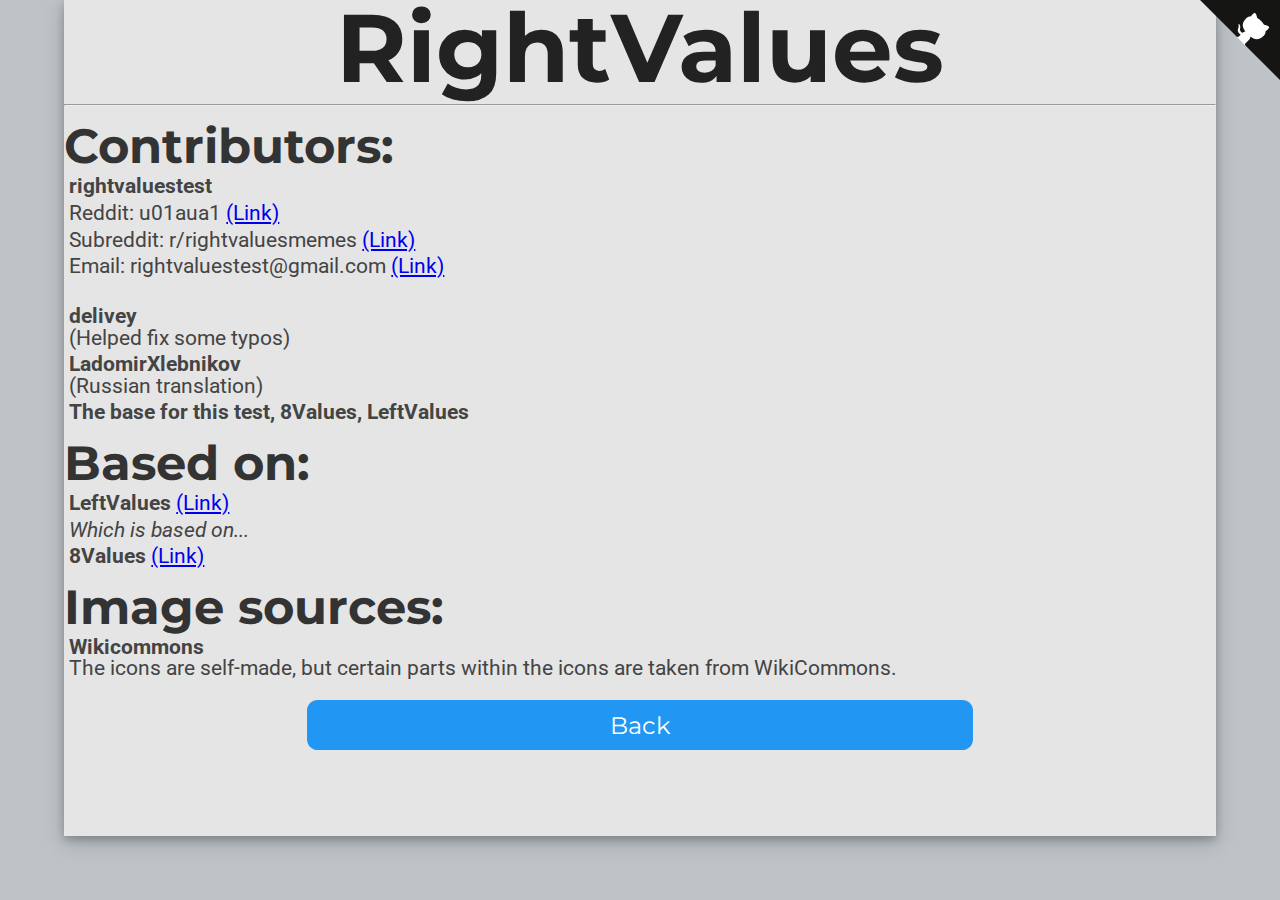
<file: about.html>
<!DOCTYPE html>
<head>
<link href="https://fonts.googleapis.com/css?family=Montserrat:300,400,700%7CRoboto:400,700" rel="stylesheet">
<link href='style.css' rel='stylesheet' type='text/css'>
<title>RightValues</title>
<link rel="icon" type="image/png" href="icon.png">
<link rel="shortcut icon" type="image/png" href="icon.png">
<meta name="google-site-verification" content="RkqiE7Cf34S7DX2hjmhJSYeYTprYnAU8Zncvznrc0HY" />
<meta charset="utf-8">
</head>
<body>
<a href="https://github.com/rightvaluestest/rightvaluestest.github.io" class="github-corner" aria-label="View source on Github"><svg width="80" height="80" viewBox="0 0 250 250" style="fill:#151513; color:#fff; position: absolute; top: 0; border: 0; right: 0;" aria-hidden="true"><path d="M0,0 L115,115 L130,115 L142,142 L250,250 L250,0 Z"></path><path d="M128.3,109.0 C113.8,99.7 119.0,89.6 119.0,89.6 C122.0,82.7 120.5,78.6 120.5,78.6 C119.2,72.0 123.4,76.3 123.4,76.3 C127.3,80.9 125.5,87.3 125.5,87.3 C122.9,97.6 130.6,101.9 134.4,103.2" fill="currentColor" style="transform-origin: 130px 106px;" class="octo-arm"></path><path d="M115.0,115.0 C114.9,115.1 118.7,116.5 119.8,115.4 L133.7,101.6 C136.9,99.2 139.9,98.4 142.2,98.6 C133.8,88.0 127.5,74.4 143.8,58.0 C148.5,53.4 154.0,51.2 159.7,51.0 C160.3,49.4 163.2,43.6 171.4,40.1 C171.4,40.1 176.1,42.5 178.8,56.2 C183.1,58.6 187.2,61.8 190.9,65.4 C194.5,69.0 197.7,73.2 200.1,77.6 C213.8,80.2 216.3,84.9 216.3,84.9 C212.7,93.1 206.9,96.0 205.4,96.6 C205.1,102.4 203.0,107.8 198.3,112.5 C181.9,128.9 168.3,122.5 157.7,114.1 C157.9,116.9 156.7,120.9 152.7,124.9 L141.0,136.5 C139.8,137.7 141.6,141.9 141.8,141.8 Z" fill="currentColor" class="octo-body"></path></svg></a><style>.github-corner:hover .octo-arm{animation:octocat-wave 560ms ease-in-out}@keyframes octocat-wave{0%,100%{transform:rotate(0)}20%,60%{transform:rotate(-25deg)}40%,80%{transform:rotate(10deg)}}@media (max-width:500px){.github-corner:hover .octo-arm{animation:none}.github-corner .octo-arm{animation:octocat-wave 560ms ease-in-out}}</style>
<h1>RightValues</h1>
  <hr>
  <h2>Contributors:</h2>
    <p><b>rightvaluestest</b></p>
      <p>Reddit: u01aua1 <a href="https://www.reddit.com/user/u01aua1">(Link)</a></p>
      <p>Subreddit: r/rightvaluesmemes <a href="https://www.reddit.com/r/RightValuesMemes/">(Link)</a></p>
      <p>Email: rightvaluestest@gmail.com <a href="mailto:rightvaluestest@gmail.com">(Link)</a></p>
    <br>
   <p><b>delivey</b> 
     <br>(Helped fix some typos)</p>
	    <p><b>LadomirXlebnikov</b>
	<br>(Russian translation)</p>
   <p><b>The base for this test, 8Values, LeftValues</b> 

<br>
<h2>Based on:</h2>
  <p><b>LeftValues</b> <a href="https://leftvalues.github.io">(Link)</a></p>
  <p><i>Which is based on...</i>
  <p><b>8Values</b> <a href="https://8values.github.io">(Link)</a></p>
<h2>Image sources:</h2>
  <p><b>Wikicommons</b> <br>The icons are self-made, but certain parts within the icons are taken from WikiCommons.</p>
<br>       
<button data-i18n="index-b-start" class="button" onclick="location.href='index.html';" style="font-size:18pt;">Back</button>

</body>
</html>
</file>
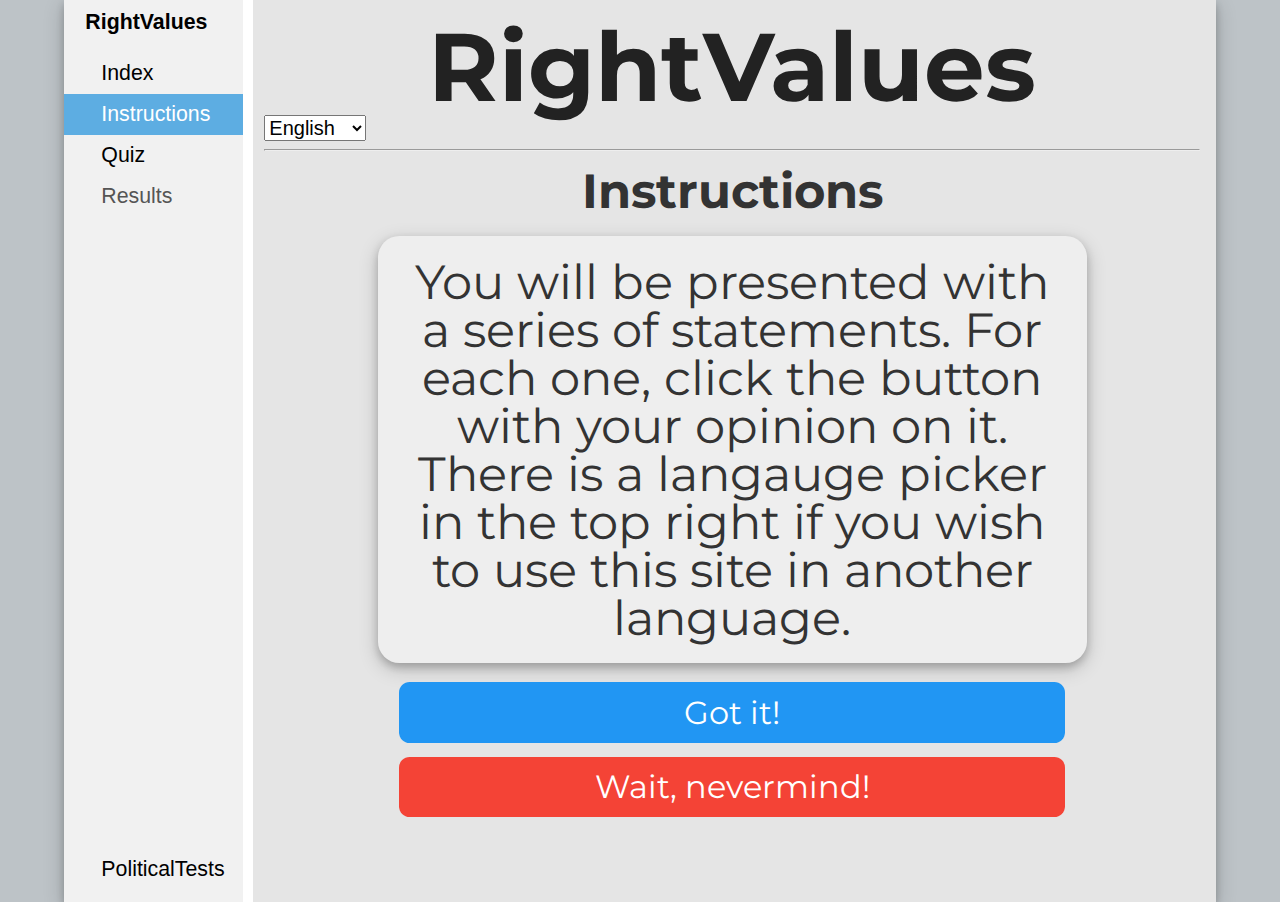
<file: instructions.html>
<!DOCTYPE html>
<html>
<head>
<link href="https://fonts.googleapis.com/css?family=Montserrat:300,400,700%7CRoboto:400,700" rel="stylesheet">
<link href='style.css' rel='stylesheet' type='text/css'>
<title data-i18n="title-instructions">RightValues Instructions</title>
<link rel="icon" type="image/png" href="icon.png">
<link rel="shortcut icon" type="image/png" href="icon.png">
<meta charset="utf-8">
</head>
<body>
<div class="navdiv">
<ul class="ulnav">
     <li class="rvlogo"><b><a>RightValues</a></li></b><br>
     <li class="nav"> <a href="index.html">
     <span data-i18n="index">Index</span></a></li>
     <li class="nav"> <a class="activenav" href="#">
     <span data-i18n="inst-h2">Instructions</span></a></li>
     <li class="nav"> <a href="quiz.html">
     <span data-i18n="quiz"> Quiz </span></a></li>
     <li class="nav" id="navres"> <a href="#">
     <span data-i18n="result-h1"> Results </span> </a></li>
     <li class="nav" id="bottomnav"> <a href="https://politicaltests.github.io/index.html">
	PoliticalTests</a></li>
</ul> </div>

<div class="main">
<br>
<h1>RightValues</h1>
  <select id="langPicker"></select>
    <hr>
    <h2 data-i18n="inst-h2" style="text-align:center;">Instructions</h2>
    <p data-i18n="inst-p" class="question">You will be presented with a series of statements. For each one, click the
        button with your opinion on it. There is a langauge picker in the top right if you wish to use this site in another language.</p>
    <button data-i18n="inst-gotit" class="button" onclick="location.href='quiz.html';"
        style="background-color: #2196f3;">Got it!</button> <br>
    <button data-i18n="inst-nvm" class="button" onclick="location.href='index.html';"
        style="background-color: #f44336;">Wait, nevermind!</button> <br>
  
    <script type="application/javascript" src="i18n.js"></script>
</body>
 </div>
</html>
</file>
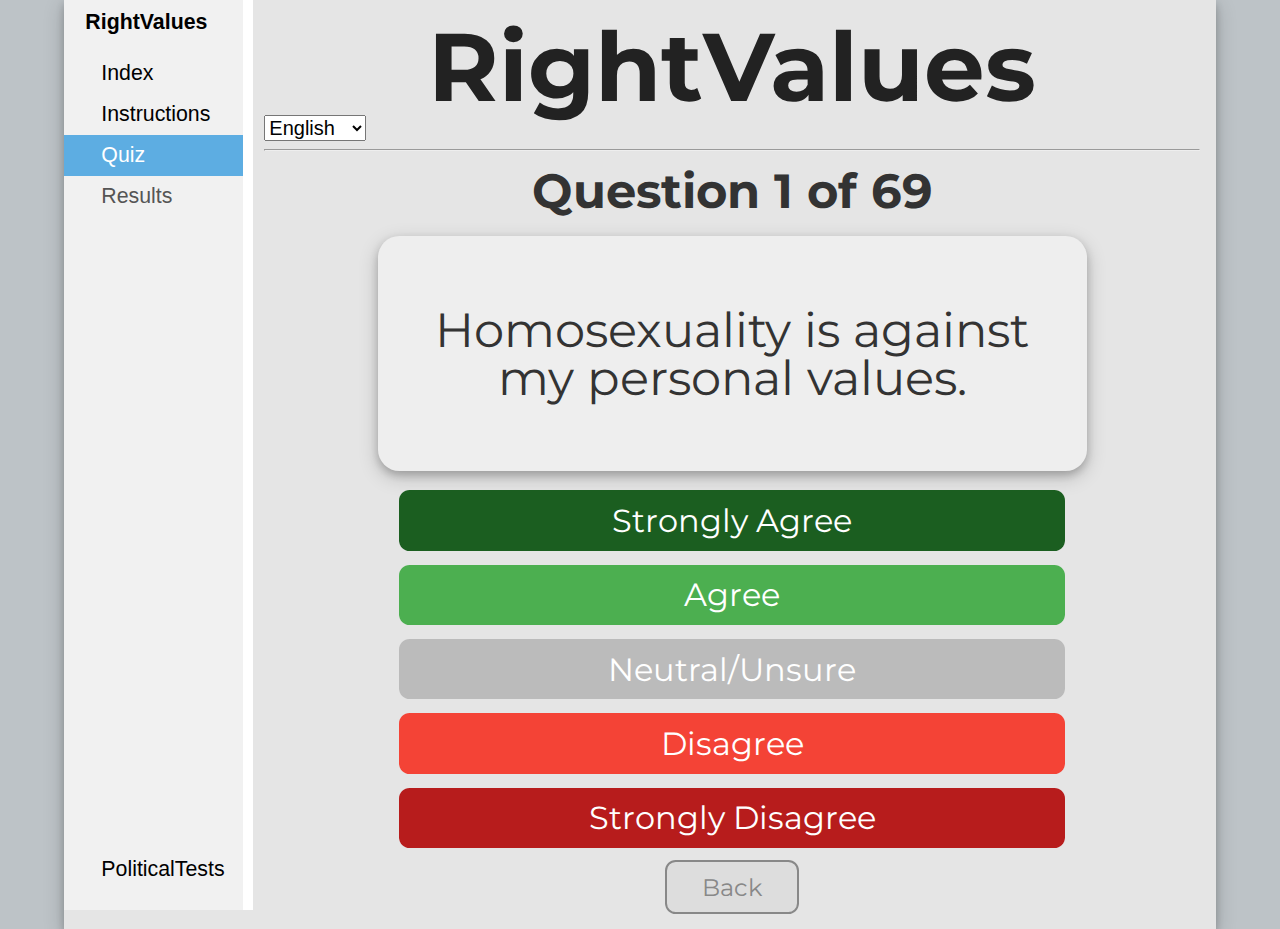
<file: quiz.html>
<!DOCTYPE html>
<html>
<head>
<link href="https://fonts.googleapis.com/css?family=Montserrat:300,400,700%7CRoboto:400,700" rel="stylesheet">
<link href='style.css' rel='stylesheet' type='text/css'>
<title data-i18n="title-quiz">RightValues Quiz</title>
<link rel="icon" type="image/png" href="icon.png">
<link rel="shortcut icon" type="image/png" href="icon.png">
<meta charset="utf-8">
</head>
<script type="application/javascript"
        src="questions.js">
</script>
	
<div class="navdiv">
<ul class="ulnav">
     <li class="rvlogo"><b><a>RightValues</a></li></b><br>
     <li class="nav"> <a href="index.html">
     <span data-i18n="index">Index</span></a></li>
     <li class="nav"> <a href="instructions.html">
     <span data-i18n="inst-h2">Instructions</span></a></li>
     <li class="nav"> <a class="activenav" href="#">
     <span data-i18n="quiz"> Quiz </span></a></li>
     <li class="nav" id="navres"> <a href="#">
     <span data-i18n="result-h1"> Results </span> </a></li>
     <li class="nav" id="bottomnav"> <a href="https://politicaltests.github.io/index.html">
	PoliticalTests</a></li>
</ul> </div>

<div class="main">
<br>
<h1>RightValues</h1>
<select id="langPicker"></select>
<hr>
<h2 data-i18n="quiz-loading" style="text-align:center;" id="question-number">Loading...</h2>
<p class="question" id="question-text"></p>
<button data-i18n="quiz-strongly-agree" class="button" onclick="next_question( 1.0)" style="background-color: #1b5e20;">Strongly Agree</button> <br>
<button data-i18n="quiz-agree" class="button" onclick="next_question( 0.5)" style="background-color: #4caf50;">Agree</button> <br>
<button data-i18n="quiz-neutral" class="button" onclick="next_question( 0.0)" style="background-color: #bbbbbb;">Neutral/Unsure</button> <br>
<button data-i18n="quiz-disagree" class="button" onclick="next_question(-0.5)" style="background-color: #f44336;">Disagree</button> <br>
<button data-i18n="quiz-strongly-disagree" class="button" onclick="next_question(-1.0)" style="background-color: #b71c1c;">Strongly Disagree</button> <br>
<button data-i18n="quiz-back" class="small_button" onclick="prev_question()" id="back_button">Back</button>
<button data-i18n="quiz-back" class="small_button_off" id="back_button_off">Back</button>
<br>

</div>
<!-- JavaScript for the test itself -->
<script type="application/javascript" src="i18n.js"></script>
<script>
    var max_a, max_b, max_c, max_d, max_e, max_f, max_g// Max possible scores
    max_a = max_b = max_c = max_d = max_e = max_f = max_g = 0
    var a, b, c, d, e, f, g // User's scores
    a = b = c = d = e = f = g = 0
    var qn = 0 // Question number
    var prev_answer = null
    init_question();
    for (var i = 0; i < questions.length; i++) {
        max_a += Math.abs(questions[i].effect.a)
        max_b += Math.abs(questions[i].effect.b)
        max_c += Math.abs(questions[i].effect.c)
        max_d += Math.abs(questions[i].effect.d)
	max_e += Math.abs(questions[i].effect.e)
	max_f += Math.abs(questions[i].effect.f)
	max_g += Math.abs(questions[i].effect.g)
    }
    function init_question() {
        document.getElementById("question-text").innerHTML = (userLang in questions[qn].i18n) ? questions[qn].i18n[userLang] : questions[qn].question
        document.getElementById("question-number").innerHTML = i18n.getString("quiz-question-of", [qn, questions])
        if (prev_answer == null) {
            document.getElementById("back_button").style.display = 'none'
            document.getElementById("back_button_off").style.display = 'block'
        } else {
            document.getElementById("back_button").style.display = 'block'
            document.getElementById("back_button_off").style.display = 'none'
        }

    }

    function next_question(mult) {
        a += mult*questions[qn].effect.a
        b += mult*questions[qn].effect.b
        c += mult*questions[qn].effect.c
        d += mult*questions[qn].effect.d
	e += mult*questions[qn].effect.e
	f += mult*questions[qn].effect.f
	g += mult*questions[qn].effect.g
      
        qn++
        prev_answer = mult
        if (qn < questions.length) {
            init_question()
        } else {
            results()
        }
    }
    function prev_question() {
        if (prev_answer == null) {
            return
        }
        qn--
        a -= prev_answer * questions[qn].effect.a
        b -= prev_answer * questions[qn].effect.b
        c -= prev_answer * questions[qn].effect.c
        d -= prev_answer * questions[qn].effect.d
	e -= prev_answer * questions[qn].effect.e
	f -= prev_answer * questions[qn].effect.f
	g -= prev_answer * questions[qn].effect.g
        
        prev_answer = null
        init_question()

    }
    function calc_score(score,max) {
        return (100*(max+score)/(2*max)).toFixed(1)
    }
    function results() {
        location.href = `results.html`
            + `?a=${calc_score(a,max_a)}`
            + `&b=${calc_score(b,max_b)}`
            + `&c=${calc_score(c,max_c)}`
            + `&d=${calc_score(d,max_d)}`
	    + `&e=${calc_score(e,max_e)}`
	    + `&f=${calc_score(f,max_f)}`
	    + `&g=${calc_score(g,max_g)}`
    }
</script>
</body>
</html>
</file>
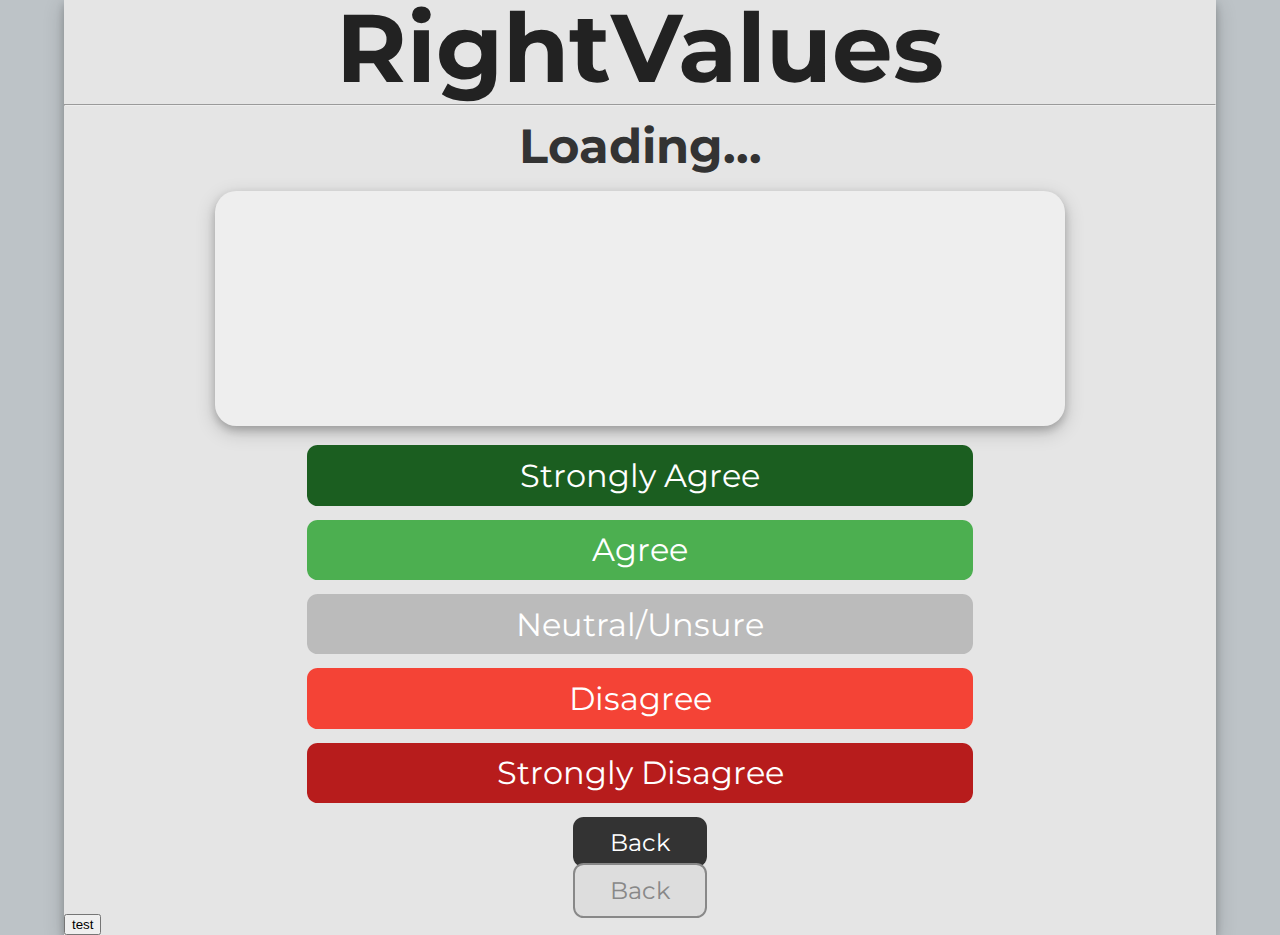
<file: quiz2.html>
<!DOCTYPE html>
<html>
<head>

<!-- Global site tag (gtag.js) - Google Analytics -->
<script async src="https://www.googletagmanager.com/gtag/js?id=UA-165261047-1"></script>
<script>
  window.dataLayer = window.dataLayer || [];
  function gtag(){dataLayer.push(arguments);}
  gtag('js', new Date());

  gtag('config', 'UA-165261047-1');
</script>

<link href="https://fonts.googleapis.com/css?family=Montserrat:300,400,700%7CRoboto:400,700" rel="stylesheet">
<link href='style.css' rel='stylesheet' type='text/css'>
<title>RightValues Quiz</title>
<link rel="icon" type="image/png" href="icon.png">
<link rel="shortcut icon" type="image/png" href="icon.png">
<meta charset="utf-8">
</head>
<body>
<script type="application/javascript"
        src="questions2.js">
</script>
<h1>RightValues</h1>
<hr>
<h2 data-i18n="quiz-loading" style="text-align:center;" id="question-number">Loading...</h2>
<p class="question" id="question-text"></p>
<button class="button" onclick="next_question( 1.0)" style="background-color: #1b5e20;">Strongly Agree</button> <br>
<button class="button" onclick="next_question( 0.5)" style="background-color: #4caf50;">Agree</button> <br>
<button class="button" onclick="next_question( 0.0)" style="background-color: #bbbbbb;">Neutral/Unsure</button> <br>
<button class="button" onclick="next_question(-0.5)" style="background-color: #f44336;">Disagree</button> <br>
<button class="button" onclick="next_question(-1.0)" style="background-color: #b71c1c;">Strongly Disagree</button> <br>
<button class="small_button" onclick="prev_question()" id="back_button">Back</button>
<button class="small_button_off" id="back_button_off">Back</button>
	
<button onclick="changeLang()">test</button>
<br>


 <!-- JavaScript for the test itself -->
<script type="application/javascript" src="i18n.js"></script>
<script>
    var max_a, max_b, max_c, max_d, max_e, max_f, max_g// Max possible scores
    max_a = max_b = max_c = max_d = max_e = max_f = max_g = 0
    var a, b, c, d, e, f, g // User's scores
    a = b = c = d = e = f = g = 0
    var qn = 0 // Question number
    var prev_answer = null
    init_question();
    for (var i = 0; i < questions.length; i++) {
        max_a += Math.abs(questions[i].effect.a)
        max_b += Math.abs(questions[i].effect.b)
        max_c += Math.abs(questions[i].effect.c)
        max_d += Math.abs(questions[i].effect.d)
		max_e += Math.abs(questions[i].effect.e)
		max_f += Math.abs(questions[i].effect.f)
		max_g += Math.abs(questions[i].effect.g)
    }
    function init_question() {
        document.getElementById("question-text").innerHTML = (userLang in questions[qn].i18n) ? questions[qn].i18n[userLang] : questions[qn].question
        document.getElementById("question-number").innerHTML = i18n.getString("quiz-question-of", [qn, questions])
        if (prev_answer == null) {
            document.getElementById("back_button").style.display = 'none'
            document.getElementById("back_button_off").style.display = 'block'
        } else {
            document.getElementById("back_button").style.display = 'block'
            document.getElementById("back_button_off").style.display = 'none'
        }

     }

     function next_question(mult) {
        a += mult*questions[qn].effect.a
        b += mult*questions[qn].effect.b
        c += mult*questions[qn].effect.c
        d += mult*questions[qn].effect.d
		e += mult*questions[qn].effect.e
		f += mult*questions[qn].effect.f
		g += mult*questions[qn].effect.g
        qn++
        prev_answer = mult
        if (qn < questions.length) {
            init_question()
        } else {
            results()
        }
    }
    function prev_question() {
        if (prev_answer == null) {
            return
        }
        qn--
        a -= prev_answer * questions[qn].effect.a
        b -= prev_answer * questions[qn].effect.b
        c -= prev_answer * questions[qn].effect.c
        d -= prev_answer * questions[qn].effect.d
		e -= prev_answer * questions[qn].effect.e
		f -= prev_answer * questions[qn].effect.f
		g -= prev_answer * questions[qn].effect.g
        prev_answer = null
        init_question()

     }
    function calc_score(score,max) {
        return (100*(max+score)/(2*max)).toFixed(1)
    }
    function results() {
        location.href = `quizresults.html`
            + `?a=${calc_score(a,max_a)}`
            + `&b=${calc_score(b,max_b)}`
            + `&c=${calc_score(c,max_c)}`
            + `&d=${calc_score(d,max_d)}`
			+ `&e=${calc_score(e,max_e)}`
			+ `&f=${calc_score(f,max_f)}`
			+ `&g=${calc_score(g,max_g)}`
    }
	
    function myFunction() {
  	let str = document.getElementById("question-text").innerHTML; 
  	document.getElementById("question-text").innerHTML = str.replace("Homosexuality.", "testing");;
	}
</script>
</body>
</html>
</file>
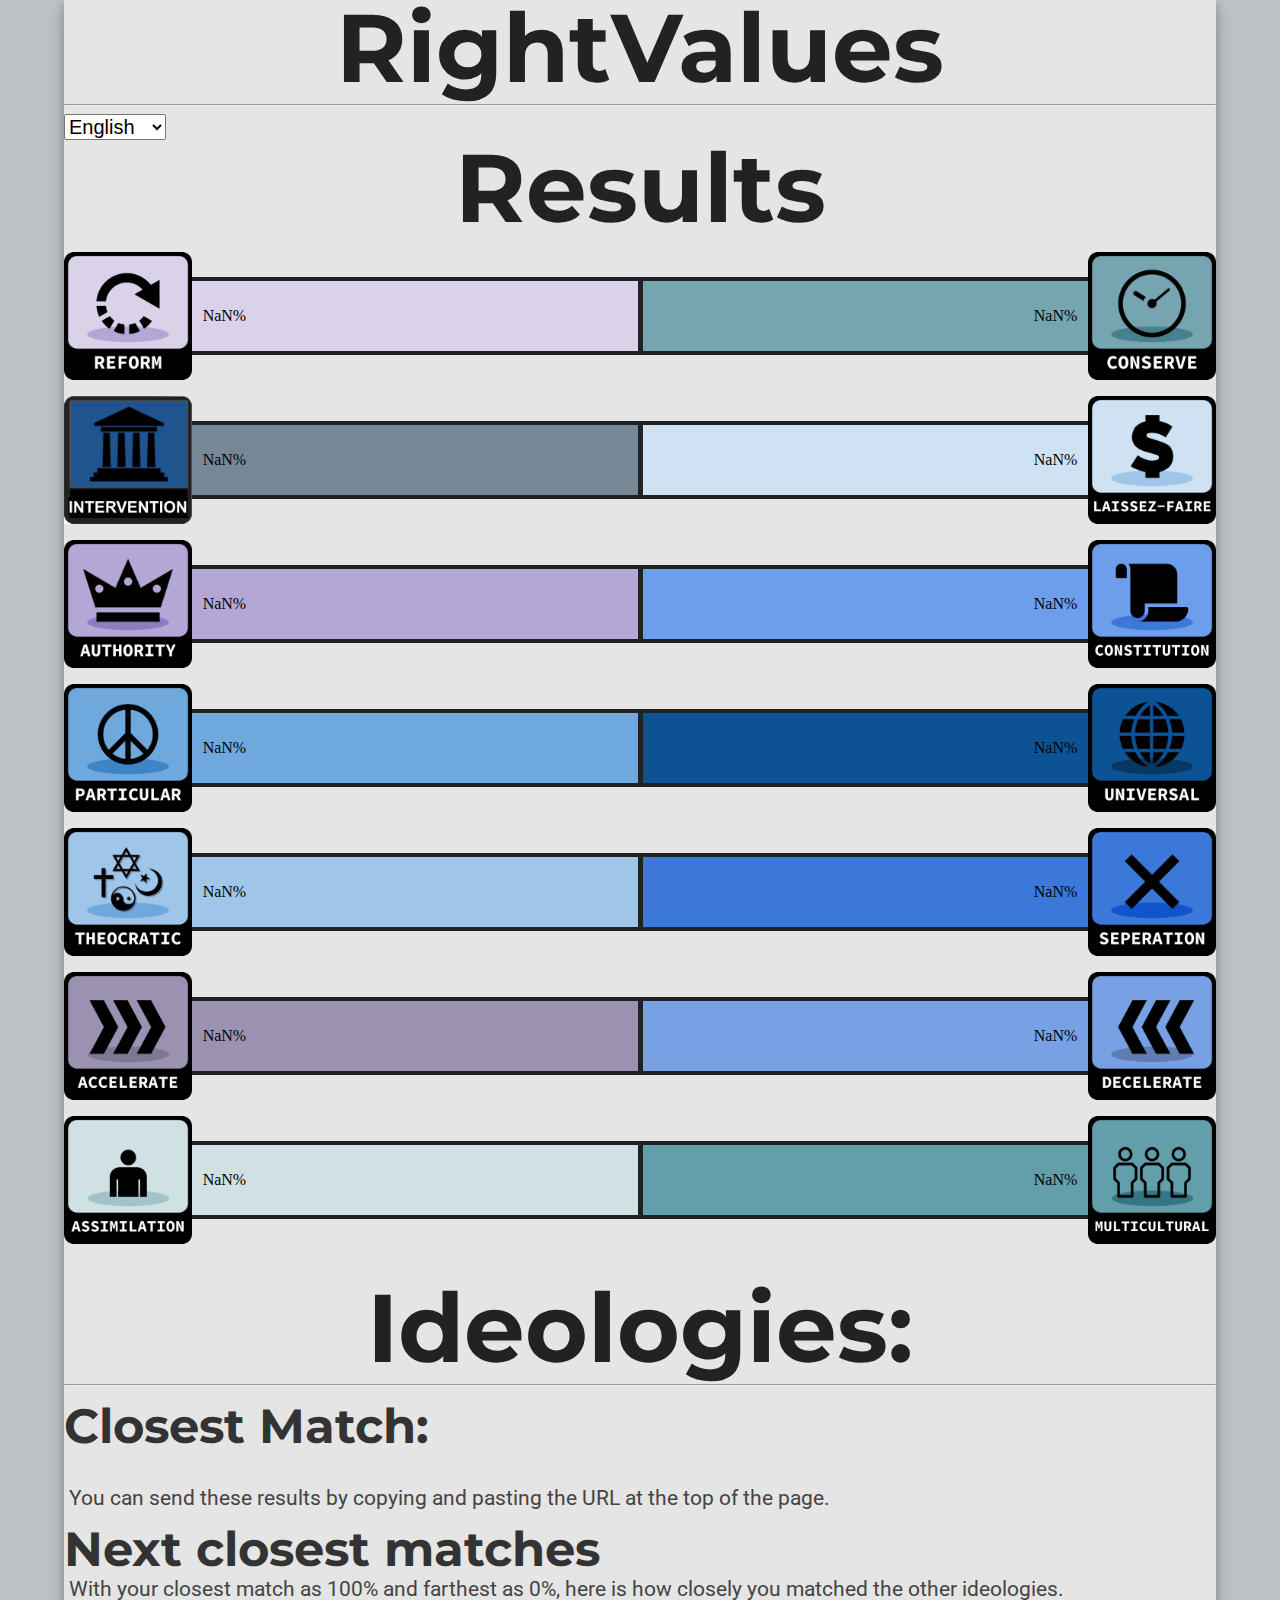
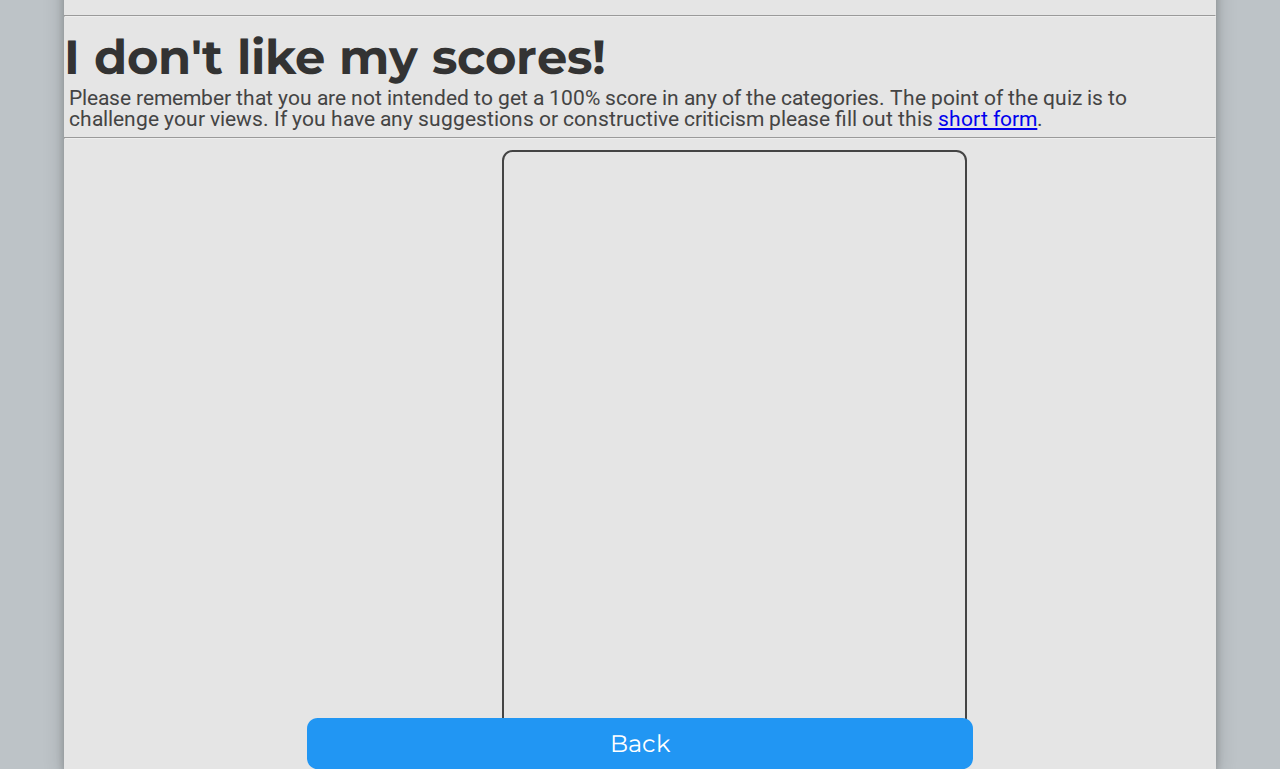
<file: results2.html>
<!DOCTYPE html>
<html>
<head>

<!-- Global site tag (gtag.js) - Google Analytics -->
<script async src="https://www.googletagmanager.com/gtag/js?id=UA-165261047-1"></script>
<script>
  window.dataLayer = window.dataLayer || [];
  function gtag(){dataLayer.push(arguments);}
  gtag('js', new Date());

  gtag('config', 'UA-165261047-1');
</script>

<link href="https://fonts.googleapis.com/css?family=Montserrat:300,400,700%7CRoboto:400,700" rel="stylesheet">
<link href='style.css' rel='stylesheet' type='text/css'>
<title>RightValues Results</title>
<link rel="icon" type="image/png" href="icon.png">
<link rel="shortcut icon" type="image/png" href="icon.png">
<meta charset="utf-8">

<script type="application/javascript" src="ideologies.js"> </script>
</head>
<body>
<h1>RightValues</h1>
<hr>
    <select id="langPicker"></select>
<h1 data-i18n="result-h1">Results</h1>

<h2>
<span class="weight-300" id="a-label"></span></h2>
<div class="axis">
    <img id="img-reform" src="value_images/reform.png" height="128pt"/>
    <div class="bar reform" id="bar-reform"><div class="text-wrapper" id="reform">
	</div></div>
    <div class="bar preserve" id="bar-preserve"><div class="text-wrapper" id="preserve"></div></div>
    <img id="img-preserve" src="value_images/preserve.png" height="128pt"/>
</div>
<h2><span class="weight-300" id="b-label"></span></h2>
<div class="axis">
    <img id="img-stateown" src="value_images/stateown.png" height="128pt"/>
    <div class="bar stateown" id="bar-stateown"><div class="text-wrapper" id="stateown"></div></div>
    <div class="bar market" id="bar-market"><div class="text-wrapper" id="market"></div></div>
    <img id="img-market" src="value_images/market.png" height="128pt"/>
</div>
<h2><span class="weight-300" id="c-label"></span></h2>
<div class="axis">
    <img id="img-central" src="value_images/central.png" height="128pt"/>
    <div class="bar central" id="bar-central"><div class="text-wrapper" id="central"></div></div>
    <div class="bar decentral" id="bar-decentral"><div class="text-wrapper" id="decentral"></div></div>
    <img id="img-decentral" src="value_images/decentral.png" height="128pt"/>
</div>
<h2><span class="weight-300" id="d-label"></span></h2>
<div class="axis">
    <img id="img-world" src="value_images/world.png" height="128pt"/>
    <div class="bar world" id="bar-world"><div class="text-wrapper" id="world"></div></div>
    <div class="bar nation" id="bar-nation"><div class="text-wrapper" id="nation"></div></div>
    <img id="img-nation" src="value_images/nation.png" height="128pt"/>
</div>
<h2><span class="weight-300" id="e-label"></span></h2>
<div class="axis">
    <img id="img-religious" src="value_images/religious.png" height="128pt"/>
    <div class="bar religious" id="bar-religious"><div class="text-wrapper" id="religious"></div></div>
    <div class="bar secular" id="bar-secular"><div class="text-wrapper" id="secular"></div></div>
    <img id="img-secular" src="value_images/secular.png" height="128pt"/>
</div>
<h2><span class="weight-300" id="f-label"></span></h2>
<div class="axis">
    <img id="img-economy" src="value_images/economy.png" height="128pt"/>
    <div class="bar economy" id="bar-economy"><div class="text-wrapper" id="economy"></div></div>
    <div class="bar nature" id="bar-nature"><div class="text-wrapper" id="nature"></div></div>
    <img id="img-nature" src="value_images/nature.png" height="128pt"/>
</div>
<h2><span class="weight-300" id="g-label"></span></h2>
<div class="axis">
    <img id="img-race" src="value_images/race.png" height="128pt"/>
    <div class="bar race" id="bar-race"><div class="text-wrapper" id="race"></div></div>
    <div class="bar equality" id="bar-equality"><div class="text-wrapper" id="equality"></div></div>
    <img id="img-equality" src="value_images/equality.png" height="128pt"/>
</div>
<br><br>
<h1>Ideologies:</h1>
<hr>
<h2 data-i18n="result_h2_match">Closest Match: <span class="weight-300" id="ideology-label"></span></h2>
<p class="ideodesc"><span class="weight-300" id="ideodesc-label"></span></h3>
<p data-i18n="result_url"><br>You can send these results by copying and pasting the URL at the top of the page.</p>
	
<h2 ata-i18n="result_h2_next_matches">Next closest matches</h2>
    <p data-i18n="next_matches_percent">With your closest match as 100% and farthest as 0%, here is how closely you matched the other ideologies.</p>
    <dl id="next-matches"></dl>

<hr>
<h2 data-i18n="result_h2_score">I don't like my scores!</h2>
    <p data-i18n="result_issues">Please remember that you are not intended to get a 100% score in any of the categories. The point of the quiz is to challenge your views. If you have any suggestions or constructive criticism please fill out this <a href="https://forms.gle/Puc4sjaSQqvwNu6q8">short form</a>.</p>
<hr/>

    <canvas id="banner" width=800 height=1000 style="font-family:Montserrat"></canvas>
<button class="button" onclick="location.href='index.html';" style="font-size:18pt;">Back</button>

<!-- JavaScript for the test itself -->
<script type="application/javascript" src="i18n.js"></script>
<script>
    function getQueryVariable(variable)
    {
           var query = window.location.search.substring(1)
           var vars = query.split("&")
           for (var i=0;i<vars.length;i++) {
                   var pair = vars[i].split("=")
                   if(pair[0] == variable) {return pair[1]}
           }
           return(NaN);
    }

    function setBarValue (name, value) {
        const innerel = document.getElementById(name)
        const outerel = document.getElementById('bar-' + name)
        outerel.style.width = (value + '%')
        innerel.innerHTML = (value + '%')
        if (innerel.offsetWidth + 20 > outerel.offsetWidth) {
            innerel.style.visibility = 'hidden'
        }
    }
	
    function setLabel (val, ary) {
    ary = ary.split(',')
        if (val > 100) {return ''} else
        if (val > 90) {return ary[0]} else
        if (val > 75) {return ary[1]} else
        if (val > 60) {return ary[2]} else
        if (val >= 40) {return ary[3]} else
        if (val >= 25) {return ary[4]} else
        if (val >= 10) {return ary[5]} else
        if (val >= 0) {return ary[6]} else 
    {return ''}
    }

    function getIdeologyNameByIndex (name) {
        return i18n.getString(`ideology_${name}_name`)
    }

    function getIdeologyDescriptionByIndex (name) {
        return i18n.getString(`ideology_${name}_desc`)
    }
    
    const reform  = getQueryVariable('a')
    const stateown  = getQueryVariable('b')
    const central   = getQueryVariable('c')
    const world  = getQueryVariable('d')
    const religious  = getQueryVariable('e')
    const economy  = getQueryVariable('f')
    const race  = getQueryVariable('g')
    const preserve    = (100 - reform).toFixed(1)
    const market     = (100 - stateown   ).toFixed(1)
    const decentral = (100 - central ).toFixed(1)
    const nation = (100 - world).toFixed(1)
    const secular = (100 - religious).toFixed(1)
    const nature = (100 - economy).toFixed(1)
    const equality = (100 - race).toFixed(1)

    setBarValue('reform', reform)
    setBarValue('preserve', preserve)
    setBarValue('market', market)
    setBarValue('stateown', stateown)
    setBarValue('central', central)
    setBarValue('decentral', decentral)
    setBarValue('nation', nation)
    setBarValue('world', world)
    setBarValue('religious', religious)
    setBarValue('secular', secular)
    setBarValue('economy', economy)
    setBarValue('nature', nature)
    setBarValue('race', race)
    setBarValue('equality', equality)

    loadTranslation().then(() => {
    document.getElementById('a-label').innerHTML = setLabel(reform, i18n.getString('result_a_label'))
    document.getElementById('b-label').innerHTML = setLabel(stateown, i18n.getString('result_b_label'))
    document.getElementById('c-label').innerHTML = setLabel(central, i18n.getString('result_c_label'))
    document.getElementById('d-label').innerHTML = setLabel(world, i18n.getString('result_d_label'))
    document.getElementById('e-label').innerHTML = setLabel(religious, i18n.getString('result_e_label'))
    document.getElementById('f-label').innerHTML = setLabel(economy, i18n.getString('result_f_label'))
    document.getElementById('g-label').innerHTML = setLabel(race, i18n.getString('result_g_label'))

    ideology = ''
    ideodesc = ''
    const ideologyIndexAndDistance = []
    var closestMatch = {}
    
    let index = 0
    for (const name of Object.keys(ideologies)) {
    let dist = 0
    
        dist += Math.pow(Math.abs(ideologies[name].stats.a - reform), 2)
        dist += Math.pow(Math.abs(ideologies[name].stats.c - central), 2)
        dist += Math.pow(Math.abs(ideologies[name].stats.b - stateown), 2)
        dist += Math.pow(Math.abs(ideologies[name].stats.d - world), 2)
	dist += Math.pow(Math.abs(ideologies[name].stats.e - religious), 2)
	dist += Math.pow(Math.abs(ideologies[name].stats.f - economy), 2)
	dist += Math.pow(Math.abs(ideologies[name].stats.g - race), 2)
	    
    ideologyIndexAndDistance.push({
    distance: dist,
    name, index })
    index++ }
    
    ideologyIndexAndDistance.sort(function(a, b) {
        return a.distance - b.distance;
    });

    distances = ideologyIndexAndDistance.map(function(indexAndDistance) {
        return indexAndDistance.distance;
    });

    const closestDistance = distances[0]
    const farthestDistance = distances[distances.length - 1]
    const distanceSpan = farthestDistance - closestDistance

    closestMatch = ideologyIndexAndDistance[0]
    document.getElementById('ideology-label').innerHTML = getIdeologyNameByIndex(closestMatch.name)
    document.getElementById('ideodesc-label').innerHTML = getIdeologyDescriptionByIndex(closestMatch
        .name)

    const nextMatches = document.getElementById('next-matches')
    nextMatches.innerHTML = ideologyIndexAndDistance.slice(1).map(function (indexAndDistance) {
        const name = indexAndDistance.name
        ideology = getIdeologyNameByIndex(name)
        ideodesc = getIdeologyDescriptionByIndex(name)
        const relativeDistance = 1 - (indexAndDistance.distance - closestDistance) /
                        distanceSpan
        const relativeDistancePercent = Math.round(relativeDistance * 1000) / 10
        return '<dt>' + ideology + ': ' + relativeDistancePercent + '%</dt>' +
                        '<dd>' + ideodesc + '</dd>'
    }).join('\n')

    const c = document.getElementById('banner')
    const ctx = c.getContext('2d')
    ctx.fillStyle = '#EEEEEE'
    ctx.fillRect(0, 0, 800, 1000)
	
	let img = document.getElementById('img-reform')
        ctx.drawImage(img, 20, 170, 100, 100);
        img = document.getElementById('img-preserve')
        ctx.drawImage(img, 680, 170, 100, 100)
        img = document.getElementById('img-stateown')
        ctx.drawImage(img, 20, 290, 100, 100)
        img = document.getElementById('img-market')
        ctx.drawImage(img, 680, 290, 100, 100)
        img = document.getElementById('img-central')
        ctx.drawImage(img, 20, 410, 100, 100)
        img = document.getElementById('img-decentral')
        ctx.drawImage(img, 680, 410, 100, 100)
        img = document.getElementById('img-world')
        ctx.drawImage(img, 20, 530, 100, 100)
        img = document.getElementById('img-nation')
        ctx.drawImage(img, 680, 530, 100, 100)
	img = document.getElementById('img-religious')
        ctx.drawImage(img, 20, 650, 100, 100)
        img = document.getElementById('img-secular')
        ctx.drawImage(img, 680, 650, 100, 100)
	img = document.getElementById('img-economy')
        ctx.drawImage(img, 20, 770, 100, 100)
        img = document.getElementById('img-nature')
        ctx.drawImage(img, 680, 770, 100, 100)
	img = document.getElementById('img-race')
        ctx.drawImage(img, 20, 890, 100, 100)
        img = document.getElementById('img-equality')
        ctx.drawImage(img, 680, 890, 100, 100)

        ctx.fillStyle="#222222"
        ctx.fillRect(120, 180, 560, 80)
        ctx.fillRect(120, 300, 560, 80)
        ctx.fillRect(120, 420, 560, 80)
        ctx.fillRect(120, 540, 560, 80)
	ctx.fillRect(120, 660, 560, 80)
	ctx.fillRect(120, 780, 560, 80)
	ctx.fillRect(120, 900, 560, 80)
        ctx.fillStyle="#0c5199"
        ctx.fillRect(120, 184, 5.6*reform-2, 72)
        ctx.fillStyle="#42c2f5"
        ctx.fillRect(682-5.6*preserve, 184, 5.6*preserve-2, 72)
        ctx.fillStyle="#174f8a"
        ctx.fillRect(120, 304, 5.6*stateown-2, 72)
        ctx.fillStyle="#c7c406"
        ctx.fillRect(682-5.6*market, 304, 5.6*market-2, 72)
        ctx.fillStyle="#9403fc"
        ctx.fillRect(120, 424, 5.6*central-2, 72)
        ctx.fillStyle="#1fa3c4"
        ctx.fillRect(682-5.6*decentral, 424, 5.6*decentral-2, 72)
        ctx.fillStyle="#90bcd6"
        ctx.fillRect(120, 544, 5.6*world-2, 72)
        ctx.fillStyle="#7F3300"
        ctx.fillRect(682-5.6*nation, 544, 5.6*nation-2, 72)
	ctx.fillStyle="#d48817"
        ctx.fillRect(120, 664, 5.6*religious-2, 72)
        ctx.fillStyle="#d1ccae"
        ctx.fillRect(682-5.6*secular, 664, 5.6*secular-2, 72)
	ctx.fillStyle="#389cd1"
        ctx.fillRect(120, 784, 5.6*economy-2, 72)
        ctx.fillStyle="#c4b631"
        ctx.fillRect(682-5.6*nature, 784, 5.6*nature-2, 72)
	ctx.fillStyle="#27577A"
        ctx.fillRect(120, 904, 5.6*race-2, 72)
        ctx.fillStyle="#C4A717"
        ctx.fillRect(682-5.6*equality, 904, 5.6*equality-2, 72)
        ctx.fillStyle="#222222"
        ctx.font="700 80px Montserrat"
        ctx.textAlign="left"
        ctx.fillText("RightValues", 20, 90)
        ctx.font="50px Montserrat"
        ctx.fillText(getIdeologyNameByIndex(closestMatch.index), 20, 140)

	ctx.fillStyle="#dddddd"
        ctx.textAlign="left"
	
	if (reform  > 30) {ctx.fillText(reform + '%', 130, 237.5)}
        if (stateown     > 30) {ctx.fillText(stateown + '%', 130, 357.5)}
        if (central   > 30) {ctx.fillText(central + '%', 130, 477.5)}
        if (world > 30) {ctx.fillText(world + '%', 130, 597.5)}
	if (religious > 30) {ctx.fillText(religious + '%', 130, 717.5)}
	if (economy > 30) {ctx.fillText(economy + '%', 130, 837.5)}
	if (race > 30) {ctx.fillText(race + '%', 130, 957.5)}
        ctx.textAlign='right'
        if (preserve    > 30) {ctx.fillText(preserve + '%', 670, 237.5)}
        if (market     > 30) {ctx.fillText(market + '%', 670, 357.5)}
        if (decentral > 30) {ctx.fillText(decentral + '%', 670, 477.5)}
        if (nation  > 30) {ctx.fillText(nation + '%', 670, 597.5)}
	if (secular  > 30) {ctx.fillText(secular + '%', 670, 717.5)}
	if (nature  > 30) {ctx.fillText(nature + '%', 670, 837.5)}
	if (equality  > 30) {ctx.fillText(equality + '%', 670, 957.5)}
		
	    
            ctx.fillStyle = '#222222'
            ctx.font = '300 30px Montserrat'
            ctx.fillText('rightvaluestest.github.io', 780, 60)
            ctx.textAlign = 'center'
            ctx.fillText('' + document.getElementById('a-label').innerHTML, 400, 175)
            ctx.fillText('' + document.getElementById('b-label').innerHTML, 400, 295)
            ctx.fillText('' + document.getElementById('c-label').innerHTML, 400, 415)
            ctx.fillText('' + document.getElementById('d-label').innerHTML, 400, 535)
            ctx.fillText('' + document.getElementById('e-label').innerHTML, 400, 655)
            ctx.fillText('' + document.getElementById('f-label').innerHTML, 400, 775)
            ctx.fillText('' + document.getElementById('g-label').innerHTML, 400, 895)
    })
	
	
    </script>
</body>
</html>
</file>
<file: style.css>
html {
    background-color: #bdc3c7
    /* linear-gradient(180deg, rgba(100,149,237,1) 0%, rgba(240,230,140,1) 100%); 
    padding: 0px; */
}
body {
    width: 90%;
    min-height: calc(100vh - 4em);
    margin: 0 auto;
    /*padding: 2em;*/
    background-color: #e5e5e5;
    box-shadow: 0 4px 8px 0 rgba(0, 0, 0, 0.2), 0 6px 20px 0 rgba(0, 0, 0, 0.19);
}
div.main {
    margin-left: 16%;
    padding: 1px 16px;
    min-height: 900px 
}
div.element {
    width: 85%;
    padding: 16pt;
    background-color: #EEEEEE;
    box-shadow: 0 4px 8px 0 rgba(0, 0, 0, 0.2), 0 6px 20px 0 rgba(0, 0, 0, 0.19);
    border-radius: 16px;
    margin: auto;
}
div.tablang {
    display: block;
}
p {
    color: #444444;
    font-family: 'Roboto', sans-serif;
    font-size: 16pt;
    line-height: 1;
    margin: 4pt;
}
body.__i18n-ko p {
    line-height: 140%
}
p.value-description {
    text-indent: -16pt;
    margin-left: 20pt;
}
p.question {
    margin: 16pt auto;
    color: #333333;
    font-family: 'Montserrat', sans-serif;
    font-weight: normal;
    width: 70%;
    min-width: 500pt;
    min-height: 144pt;
    background-color: #eeeeee;
    padding: 16pt;
    border-radius: 16pt;
    font-size: 36pt;
    display: flex;
    justify-content: center;
    align-items: center;
    text-align: center;
    box-shadow: 0 4px 8px 0 rgba(0, 0, 0, 0.2), 0 6px 20px 0 rgba(0, 0, 0, 0.19);
}
p.ideodesc {
    font-family: 'Montserrat', sans-serif;
    color: #333333;
    font-size: 18pt;
    line-height: 18pt;
    margin-top: 12pt;
    margin-bottom: 0pt;
}
h1 {
    color: #222222;
    font-family: 'Montserrat', sans-serif;
    font-size: 72pt;
    text-align: center;
    line-height: 72pt;
    margin-top: 0pt;
    margin-bottom: 0pt;
}
h2 {
    color: #333333;
    font-family: 'Montserrat', sans-serif;
    font-size: 36pt;
    line-height: 36pt;
    margin-top: 12pt;
    margin-bottom: 0pt;
}
body.__i18n-ko h2 {
    line-height: 120%;
    margin-top: 0.5em
}
h3 {
    color: #333333;
    font-family: 'Montserrat', sans-serif;
    font-size: 18pt;
    line-height: normal;
    margin-top: 12pt;
    margin-bottom: 0pt;
}
li {
    font-size: 16pt;
    text-indent: 16pt;
}
dt {
    font-family: 'Montserrat', sans-serif;
}
dd {
    font-family: 'Roboto', sans-serif;
    margin-bottom: 12pt;
}
a {
    font-family: inherit;
}
img.center {
    display: block;
    margin: 1em auto;
    width: 20%;
    min-width: 400pt;
}
.button {
    background-color: #2196f3;
    font-family: 'Montserrat', sans-serif;
    border: none;
    border-radius: 8pt;
    color: white;
    padding: 8pt;
    width: 50%;
    min-width: 500pt;
    text-align: center;
    text-decoration: none;
    display: block;
    font-size: 24pt;
    margin: -2px auto;
    cursor: pointer;
}
.small_button, .small_button_off {
    background-color: #333;
    font-family: 'Montserrat', sans-serif;
    border: none;
    border-radius: 8pt;
    color: white;
    padding: 8pt;
    width: 10%;
    min-width: 100pt;
    text-align: center;
    text-decoration: none;
    display: block;
    font-size: 18pt;
    margin: -2px auto;
    cursor: pointer;
}
.small_button_off {
    background-color: #ddd;
    color: #888;
    border: 2px solid #888;
    cursor: not-allowed;
    margin: -4px auto;
}
div.axis {
    width: 100%;
    display: flex;
    align-items: center;
    justify-content: center;
}
div.bar {
    height: 36pt;
    line-height: 36pt;
    padding: 8pt;
    margin-top: 4pt;
    margin-bottom: 4pt;
    border-width: 4px;
    border-right-width: 1px;
    border-top-style: solid;
    border-bottom-style: solid;
    border-color: #222222;
    background-color: #eeeeee;
    display: block;
    width: 50%;
}
div.text-wrapper-reform {
    font-family: 'Montserrat', sans-serif;
    font-size: 36pt;
    line-height: 36pt;
    color: #b4a7d6;
    display: inline-block;
    font-weight: bold;
}
div.text-wrapper-preserve {
    font-family: 'Montserrat', sans-serif;
    font-size: 36pt;
    line-height: 36pt;
    color: #45818e;
    display: inline-block;
    font-weight: bold;
}
div.text-wrapper-stateown {
    font-family: 'Montserrat', sans-serif;
    font-size: 36pt;
    line-height: 36pt;
    color: #626e78;
    display: inline-block;
    font-weight: bold;
}
div.text-wrapper-market {
    font-family: 'Montserrat', sans-serif;
    font-size: 36pt;
    line-height: 36pt;
    color: #9fc5e8;
    display: inline-block;
    font-weight: bold;
}
div.text-wrapper-central {
    font-family: 'Montserrat', sans-serif;
    font-size: 36pt;
    line-height: 36pt;
    color: #8e7cc3;
    display: inline-block;
    font-weight: bold;
}
div.text-wrapper-decentral {
    font-family: 'Montserrat', sans-serif;
    font-size: 36pt;
    line-height: 36pt;
    color: #3c78d8;
    display: inline-block;
    font-weight: bold;
}
div.text-wrapper-world {
    font-family: 'Montserrat', sans-serif;
    font-size: 36pt;
    line-height: 36pt;
    color: #3d85c6;
    display: inline-block;
    font-weight: bold;
}
div.text-wrapper-nation {
    font-family: 'Montserrat', sans-serif;
    font-size: 36pt;
    line-height: 36pt;
    color: #073763;
    display: inline-block;
    font-weight: bold;
}
div.text-wrapper-religious {
    font-family: 'Montserrat', sans-serif;
    font-size: 36pt;
    line-height: 36pt;
    color: #6fa8dc;
    display: inline-block;
    font-weight: bold;
}
div.text-wrapper-secular {
    font-family: 'Montserrat', sans-serif;
    font-size: 36pt;
    line-height: 36pt;
    color: #1155cc;
    display: inline-block;
    font-weight: bold;
}
div.text-wrapper-economy {
    font-family: 'Montserrat', sans-serif;
    font-size: 36pt;
    line-height: 36pt;
    color: #7e7791;
    display: inline-block;
    font-weight: bold;
}
div.text-wrapper-nature {
    font-family: 'Montserrat', sans-serif;
    font-size: 36pt;
    line-height: 36pt;
    color: #5e7db2;
    display: inline-block;
    font-weight: bold;
}
div.text-wrapper-race {
    font-family: 'Montserrat', sans-serif;
    font-size: 36pt;
    line-height: 36pt;
    color: #a2c4c9;
    display: inline-block;
    font-weight: bold;
}
div.text-wrapper-equality {
    font-family: 'Montserrat', sans-serif;
    font-size: 36pt;
    line-height: 36pt;
    color: #327785;
    display: inline-block;
    font-weight: bold;
}
div.reform {
    background-color: #d9d2e9;
    text-align: left;
    border-right-style: solid;
}
div.preserve {
    background-color: #76a5af;
    text-align: right;
    border-left-style: solid;
}
div.stateown {
    background-color: #768796;
    text-align: left;
    border-right-style: solid;
}
div.market {
    background-color: #cfe2f3;
    text-align: right;
    border-left-style: solid;
}
div.central {
    background-color: #b4a7d6;
    text-align: left;
    border-right-style: solid;
}
div.decentral {
    background-color: #6d9eeb;
    text-align: right;
    border-left-style: solid;
}
div.world {
    background-color: #6fa8dc;
    text-align: left;
    border-right-style: solid;
}
div.nation {
    background-color: #0b5394;
    text-align: right;
    border-left-style: solid;
}
div.religious {
    background-color: #9fc5e8;
    text-align: left;
    border-right-style: solid;
}
div.secular {
    background-color: #3c78d8;
    text-align: right;
    border-left-style: solid;
}
div.economy {
    background-color: #9b92b2;
    text-align: left;
    border-right-style: solid;
}
div.nature {
    background-color: #78a1e5;
    text-align: right;
    border-left-style: solid;
}
div.race {
    background-color: #d0e0e3;
    text-align: left;
    border-right-style: solid;
}
div.equality {
    background-color: #639eab;
    text-align: right;
    border-left-style: solid;
}
span.weight-300 {
    font-weight: 300;
}
canvas {
    border-color: #444444;
    border-style: solid;
    border-width: 2px;
    border-radius: 8pt;
    display: block;
    margin: 8pt;
    margin-left: 38%;
    margin-right: 22%;
    margin-bottom: -1%;
    width: 40%;
    display: block;
}
img.index {
    border-color: #444444;
    border-style: solid;
    border-width: 2px;
    border-radius: 8pt;
    display: block;
    margin: 8pt;
    width: 80%;
}
img.allvalues {
    border-color: #444444;
    border-style: solid;
    border-width: 2px;
    border-radius: 8pt;
    display: block;
    width: 60%;
}
#langPicker {
    position: static;
    right: 10em;
    font-size: 20px;
    top: 1em;
}

/*Tabs*/
.tab {
  overflow: hidden;
  display: block;
}

.tab button {
  background-color: inherit;
  float: left;
  border: none;
  outline: none;
  cursor: pointer;
  padding: 14px 16px;
  transition: 0.3s;
  font-size: 17px;
}

.tab button:hover {
  background-color: #ccc;
}

.tab button.active {
  background-color: #bbb;
  border-bottom: 2px solid LightSlateGrey;
}

.tabcontent {
  display: block;
  padding: 6px 12px;
  border-top: none;
  animation: fadeEffect 1s; 
}

@keyframes fadeEffect {
  from {opacity: 0;}
  to {opacity: 1;}
}

/* Navbar */
div.navdiv {
    display: block;
}

ul.ulnav {
  list-style-type: none;
  margin: 0;
  padding: 0;
  padding-top: 10px;
  width: 14%;
  background-color: #f1f1f1;
  position: fixed;
  height: 100%;
  overflow: auto;
  border-right: 10px solid white;
  font-family: 'Source Sans Pro', sans-serif;
}

li.nav a {
  display: block;
  color: #000;
  padding: 8px 16px;
  text-decoration: none;
}

rvlogo.nav a {
  display: block;
  color: #444;
  padding: 8px 16px;
  text-decoration: none;
}

#navres a {
  display: block;
  color: #555;
  padding: 8px 16px;
  text-decoration: none;
}

li.nav a {
  display: block;
  color: #000;
  padding: 8px 16px;
  text-decoration: none;
}

li.nav a.activenav {
  background-color: #5dade2;
  color: white;
}

li.nav a:hover:not(.active), #navres a:hover {
  background-color: #888;
  color: white;
}

#bottomnav {
    position: absolute;
    bottom: 20px;
    width: 100%
}

@media only screen and (orientation:portrait) and (-webkit-min-device-pixel-ratio: 2) {
  div.navdiv {
    display: none;
  }
  div.main {
    margin-left: 0%;
    min-height: none;
	width: auto !important;
	border-width: 0px !important;  
  }
  body {
    width: auto;
    box-shadow: none;
  }
  html {
    background-color: #e5e5e5
  }
  .tab {
    font-size: 16px;
  }
  canvas {
    font-size: 16px;
    margin-left: auto;
    margin-right: auto;
    width: 80%;
  }
  .button {
    min-width: 0px;
    max-width: 80%;
    width: 80%;
    font-size: 2.5em !important; 
    margin: 
  }
  p.question {
    min-height: 224px;
    min-width: 0px;
    max-width: 80%;
    width: auto;
    font-size: 3.5em !important;
}

/* @media (prefers-color-scheme: dark) {
    html {
        background-color: #666666;
    }
    body {
        box-shadow: none;
        background-color: #222222;
    }
    div.element {
        background-color: #444444;
    }
    div.main {
        background-color: #222222;
    }
    ul.ulnav {
        background-color: #444444;
    }
    li.nav a {
        color: white;
    }
    #navres a {
        color: LightGray;
    }
    h1, h2, p {
        color: white;
    }
    p.question {
        background-color: black;
        color: white;
        box-shadow: none;
    }
    .rvlogo a {
        color: white;
    }
    ul.ulnav {
        border-right: 10px solid #666666;
    }
    .tab button:hover {
        background-color: #444444;
        color: white;
    }
    .tab button.active {
        background-color: #444444;
        color: white;
    }
    .tab button {
        color: white;
    }
    p.ideodesc, dt, dd {
        color: white;
    }
    h1 a, h2 a, p a, p.ideodesc a, dt a, dd a {
        color: LightGray;
    }
} */
</file>
